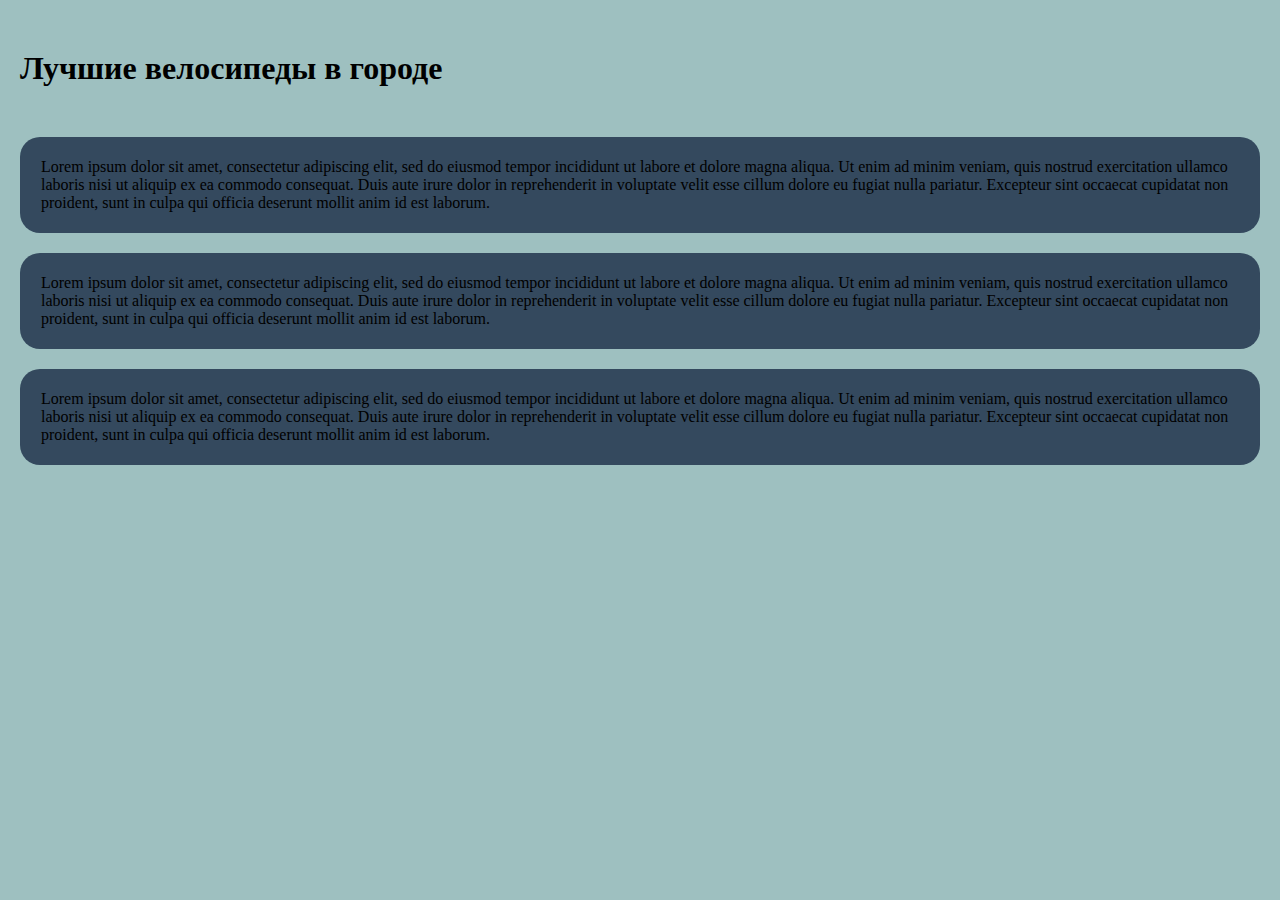
<file: tel-ran/FE/homework/index.html>
<!DOCTYPE html>
<html lang="en">
<head>
    <meta charset="UTF-8">
    <meta http-equiv="X-UA-Compatible" content="IE=edge">
    <meta name="viewport" content="width=device-width, initial-scale=1.0">
    <title>Document</title>
    <link rel="stylesheet" href="./style.css">
</head>
<body>
    <h1>Лучшие велосипеды в городе</h1>
        <div class="cont cont-1">
                Lorem ipsum dolor sit amet, consectetur adipiscing elit, sed do eiusmod tempor incididunt ut labore et dolore magna
                aliqua. Ut enim ad minim veniam, quis nostrud exercitation ullamco laboris nisi ut aliquip ex ea commodo consequat.
                Duis aute irure dolor in reprehenderit in voluptate velit esse cillum dolore eu fugiat nulla pariatur. Excepteur
                sint occaecat cupidatat non proident, sunt in culpa qui officia deserunt mollit anim id est laborum.
        </div>
                <div class="cont cont-2">
                Lorem ipsum dolor sit amet, consectetur adipiscing elit, sed do eiusmod tempor incididunt ut labore et dolore
                magna aliqua. Ut enim ad minim veniam, quis nostrud exercitation ullamco laboris nisi ut aliquip ex ea commodo
                consequat. Duis aute irure dolor in reprehenderit in voluptate velit esse cillum dolore eu fugiat nulla
                pariatur. Excepteur sint occaecat cupidatat non proident, sunt in culpa qui officia deserunt mollit anim id est
                laborum.
        </div>
        <div class="cont cont-3">
                Lorem ipsum dolor sit amet, consectetur adipiscing elit, sed do eiusmod tempor incididunt ut labore et dolore
                magna aliqua. Ut enim ad minim veniam, quis nostrud exercitation ullamco laboris nisi ut aliquip ex ea commodo
                consequat. Duis aute irure dolor in reprehenderit in voluptate velit esse cillum dolore eu fugiat nulla
                pariatur. Excepteur sint occaecat cupidatat non proident, sunt in culpa qui officia deserunt mollit anim id est
                laborum.
        </div>
</body>
</html>
</file>
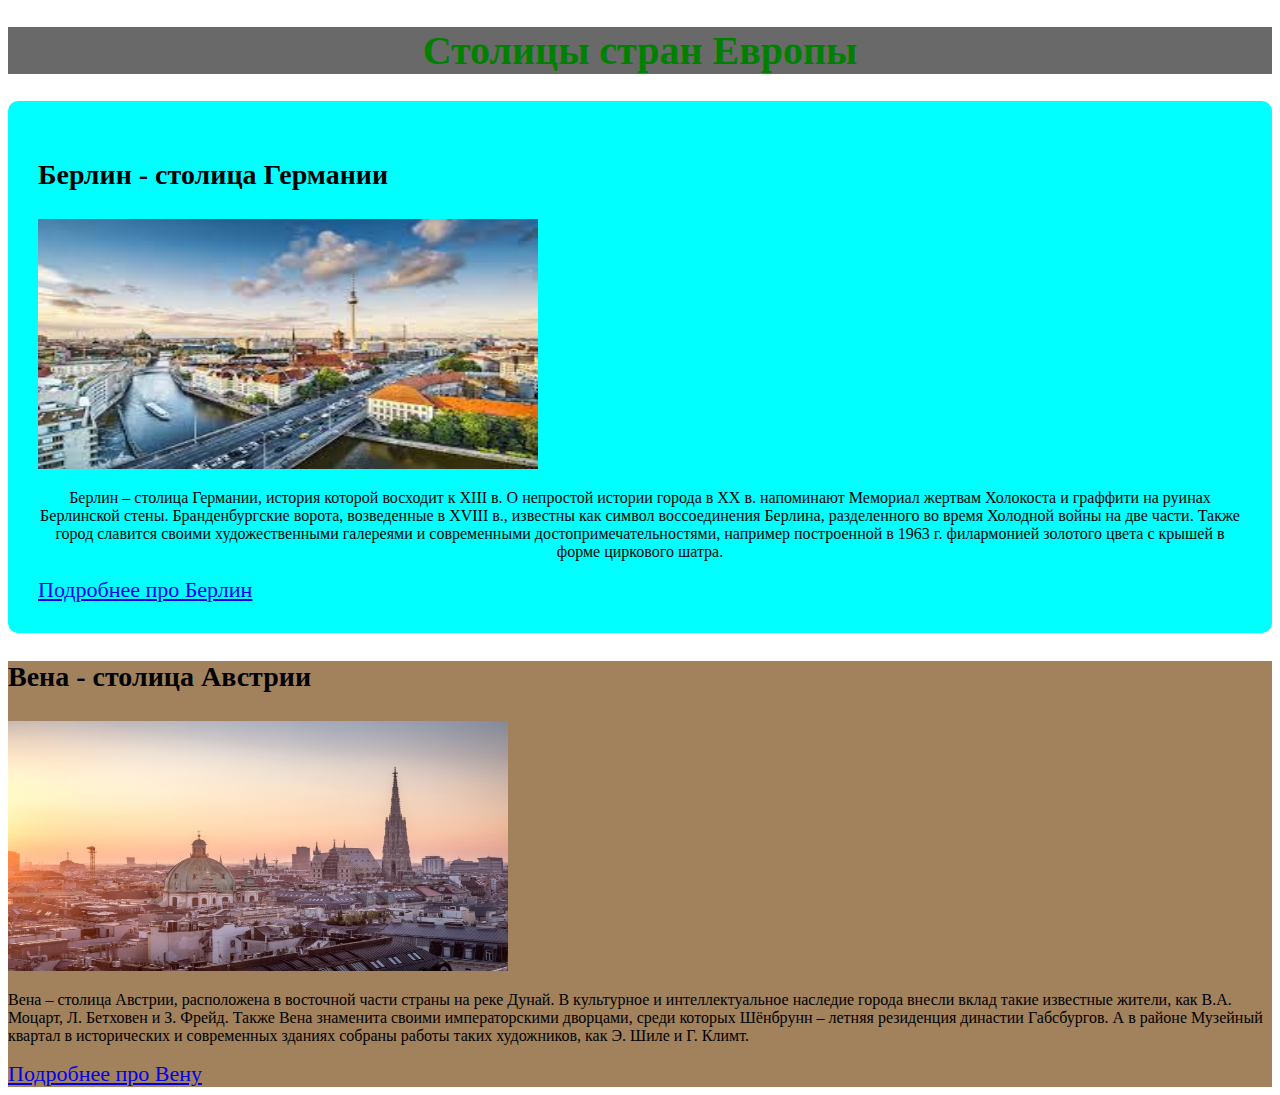
<file: tel-ran/FE/project1 03.04.2023/index.html>
<!DOCTYPE html>
<html lang="en">

<head>
    <meta charset="UTF-8">
    <meta http-equiv="X-UA-Compatible" content="IE=edge">
    <meta name="viewport" content="width=device-width, initial-scale=1.0">
    <title>Blank</title>
    <link rel="stylesheet" href="./style.css">
</head>

<body>
    <h1> Столицы стран Европы </h1>
    <div class="post-1">
        <h3> Берлин - столица Германии </h3>
        <img src="./berlin.jpg" alt="">
        <p>
            Берлин – столица Германии, история которой восходит к XIII в. О непростой истории города в XX в. напоминают
            Мемориал
            жертвам Холокоста и граффити на руинах Берлинской стены. Бранденбургские ворота, возведенные в XVIII в.,
            известны
            как символ воссоединения Берлина, разделенного во время Холодной войны на две части. Также город славится
            своими
            художественными галереями и современными достопримечательностями, например построенной в 1963 г. филармонией
            золотого цвета с крышей в форме циркового шатра.
        </p>
        <a href="https://ru.wikipedia.org/wiki/%D0%91%D0%B5%D1%80%D0%BB%D0%B8%D0%BD" target="_blank">Подробнее про
            Берлин</a>
    </div>
    
    <div class="post-2">
        <h3>Вена - столица Австрии </h3>
        <img src="./wien (1).jpg" alt="">
        <p>
            Вена – столица Австрии, расположена в восточной части страны на реке Дунай. В культурное и интеллектуальное
            наследие
            города внесли вклад такие известные жители, как В.А. Моцарт, Л. Бетховен и З. Фрейд. Также Вена знаменита
            своими
            императорскими дворцами, среди которых Шёнбрунн – летняя резиденция династии Габсбургов. А в районе Музейный
            квартал в
            исторических и современных зданиях собраны работы таких художников, как Э. Шиле и Г. Климт.
        </p>
        <a href="https://ru.wikipedia.org/wiki/%D0%92%D0%B5%D0%BD%D0%B0" target="_blank">Подробнее про Вену</a>
    </div>
</body>

</html>

<!-- ДЗ -->
</file>
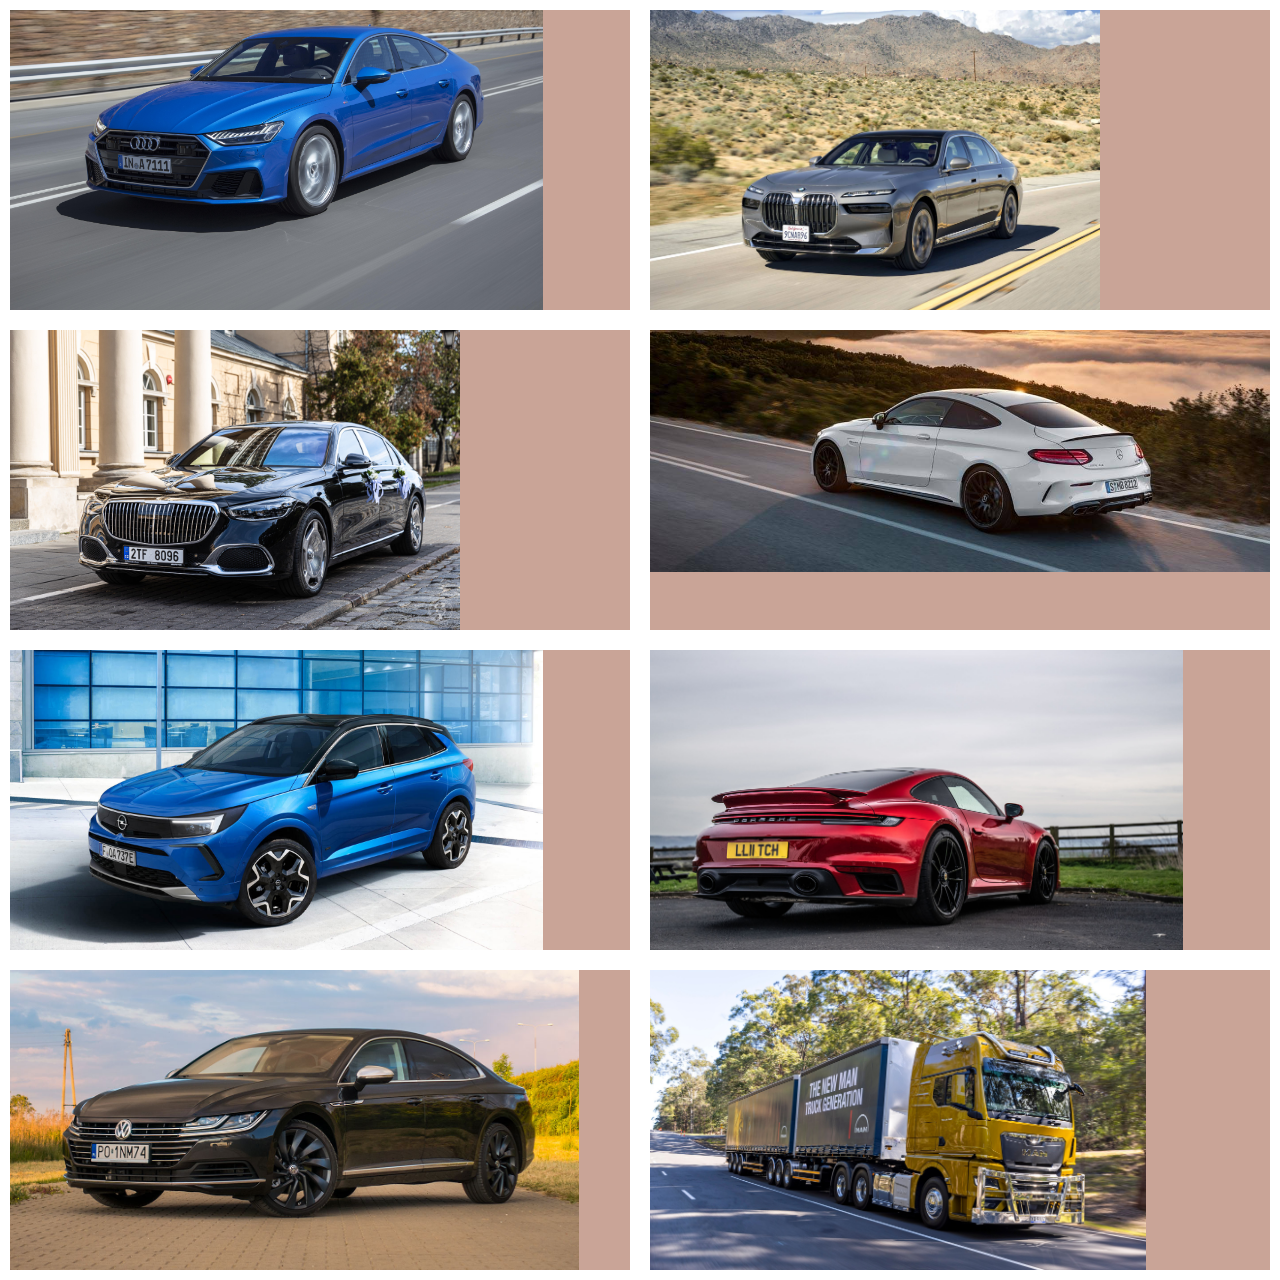
<file: tel-ran/FE/project2 04.04.23/index.html>
<!DOCTYPE html>
<html lang="en">
<head>
    <meta charset="UTF-8">
    <meta http-equiv="X-UA-Compatible" content="IE=edge">
    <meta name="viewport" content="width=device-width, initial-scale=1.0">
    <title>Document</title>
    <link rel="stylesheet" href="./style.css">
</head>
<body>
    <div class="container">
        <div class="item item-1"></div>
        <div class="item item-2"></div>
        <div class="item item-3"></div>
        <div class="item item-4"></div>
        <div class="item item-5"></div>
        <div class="item item-6"></div>
        <div class="item item-7"></div>
        <div class="item item-8"></div>
    </div>    
</body>
</html>
</file>
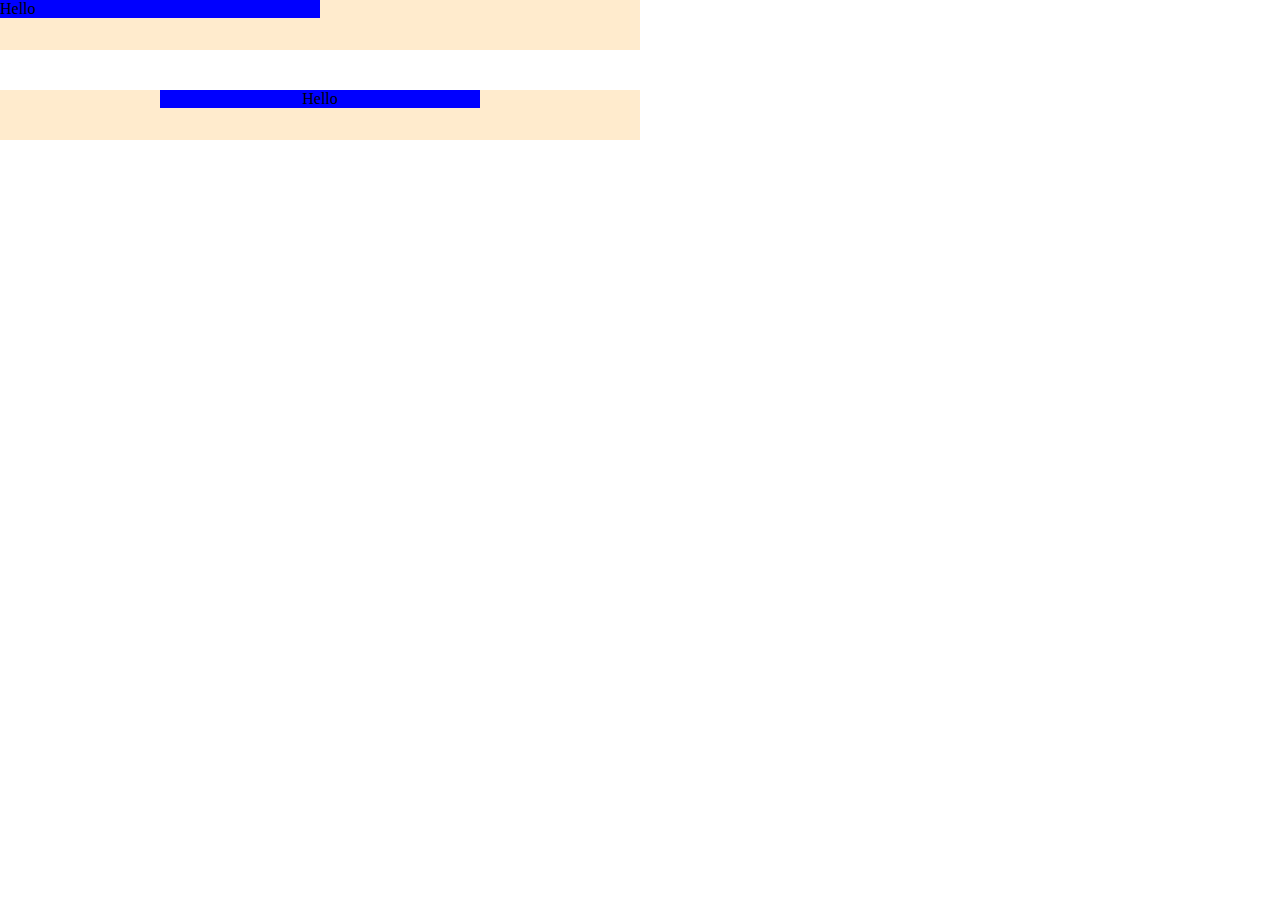
<file: tel-ran/FE/project3 04.04.23/index.html>
<!DOCTYPE html>
<html lang="en">
<head>
    <meta charset="UTF-8">
    <meta http-equiv="X-UA-Compatible" content="IE=edge">
    <meta name="viewport" content="width=device-width, initial-scale=1.0">
    <title>Document</title>
    <link rel="stylesheet" href="./style.css">
</head>
<body>
    <div class="item-1">
        <p>Hello</p>
    </div>
    <div class="item-2">
        <p>Hello</p>
    </div>
    
    
    
    
    
    
    
    
    
    
    
    
    <!-- <h1>Список из ежедневных дел</h1> -->
    <!-- <ul class="text-1">
        <li>8.00 - подъем</li>
        <li>9.30 - 12.30 - занятия</li>
        <li>12.30 - 13.00 - перерыв</li>
        <li>13.00 - 14.00 - домашнее задание</li>
        <li>14.30 - 17.00 - зал</li>
    </ul>

    <table>
        <thead>
            <tr>
                <th>Номер</td>
                <th>Страна производитель</td>
                <th>Бренд</td>
                <th>Цена</th>
            </tr>
        </thead>
        <tbody>
            <tr class="color">
                <td>1</td>
                <td>Германия</td>
                <td>Mercedes-Benz</td>
                <td>50000$</td>
            </tr>
            <tr>
                <td>2</td>
                <td>Япония</td>
                <td>Toyota</td>
                <td>35000$</td>
            </tr>
            <tr class="color">
                <td>3</td>
                <td>Япония</td>
                <td>Lexus</td>
                <td>17000$</td>
            </tr>
            <tr>
                <td>4</td>
                <td>Германия</td>
                <td>VW</td>
                <td>16000$</td>
            </tr>
        </tbody>
        <tfoot>
            <tr>
                <td colspan="3">Итого</td>
                <td>117000$</td>
            </tr>
        </tfoot>
    </table> -->
</body>
</html>

<!-- table - обертка табилцы
     th(table head) - заголовок таблицы
     tr(table row) - строка таблицы
     td(table-data) - ячейка таблицы
     <thead>(table-header) - шапка таблицы
     tfoot() - подвал
     colspan="3" - количество занятия ячеек одним тегом
-->

<!-- un(unordored list) - ненумерованный список исп когда создаем список элементов когда порядок не важен -->
<!-- li - один элемент в списке un -->
</file>
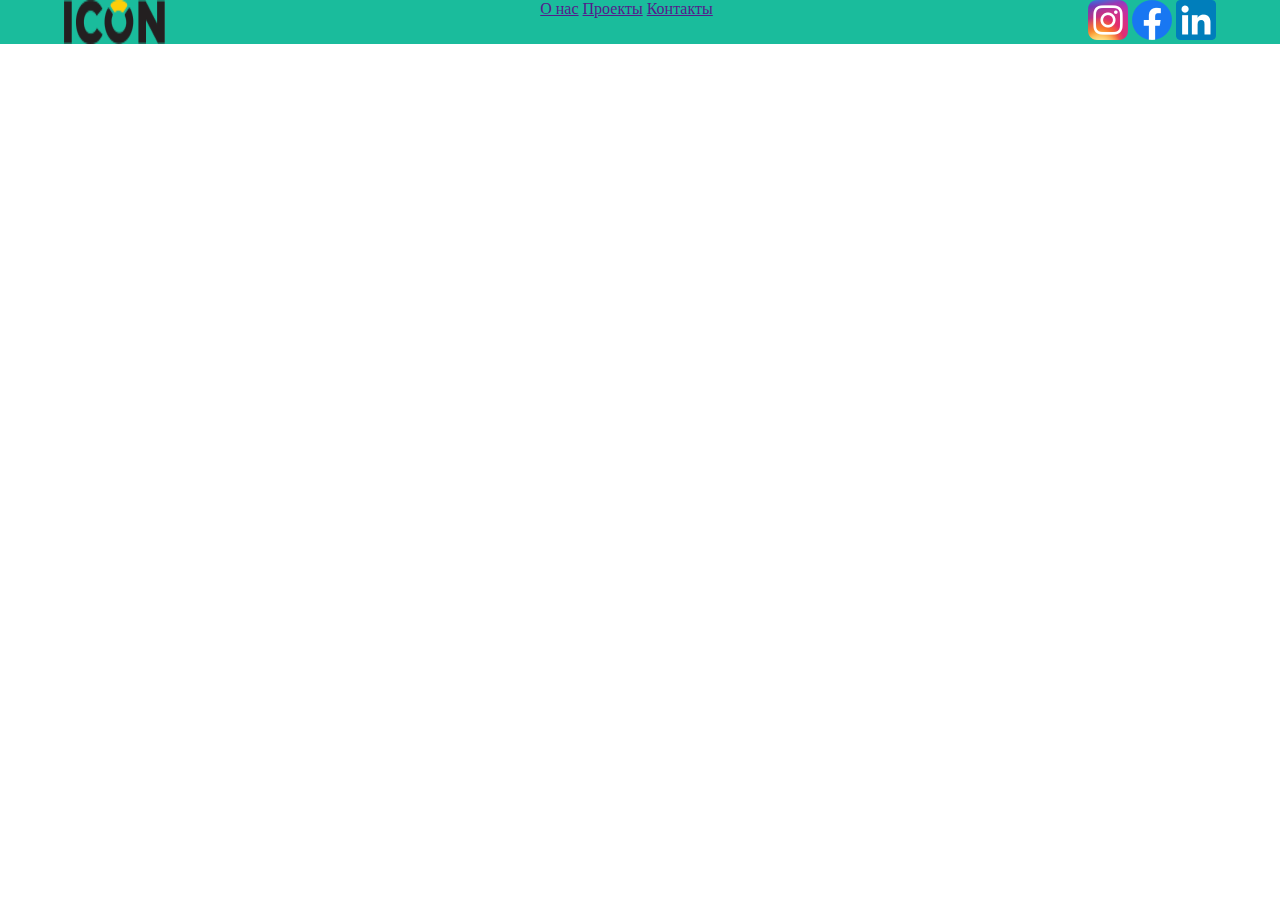
<file: tel-ran/FE/project4 11.04.23/index.html>
<!DOCTYPE html>
<html lang="en">
<head>
    <meta charset="UTF-8">
    <meta http-equiv="X-UA-Compatible" content="IE=edge">
    <meta name="viewport" content="width=device-width, initial-scale=1.0">
    <title>Document</title>
    <link rel="stylesheet" href="./style.css">
</head>
<body>
     <header>
        <div class="wrapper">
            <img src="logo/image 1.png" alt="" class="logo">
            <nav>
                <a href="" class="nav-link">О нас</a>
                <a href="" class="nav-link">Проекты</a>
                <a href="" class="nav-link">Контакты</a>
            </nav>
            <div class="social-icons">
                <img src="./logo/inst.png" alt="" class="social-icon">
                <img src="./logo/facebook.png" alt="" class="social-icon">
                <img src="./logo/linkedin.png" alt="" class="social-icon">
            </div>
        </div>
     </header>
</body>
</html>

<!-- 
    seo-optimization - оптимизация для поисковых систем

    Семантические теги - добавляют логику и смысл дял блоков
    tagname.className*N
    tagName - tag
    className
    N - количество создаваемых элементов
 -->
</file>
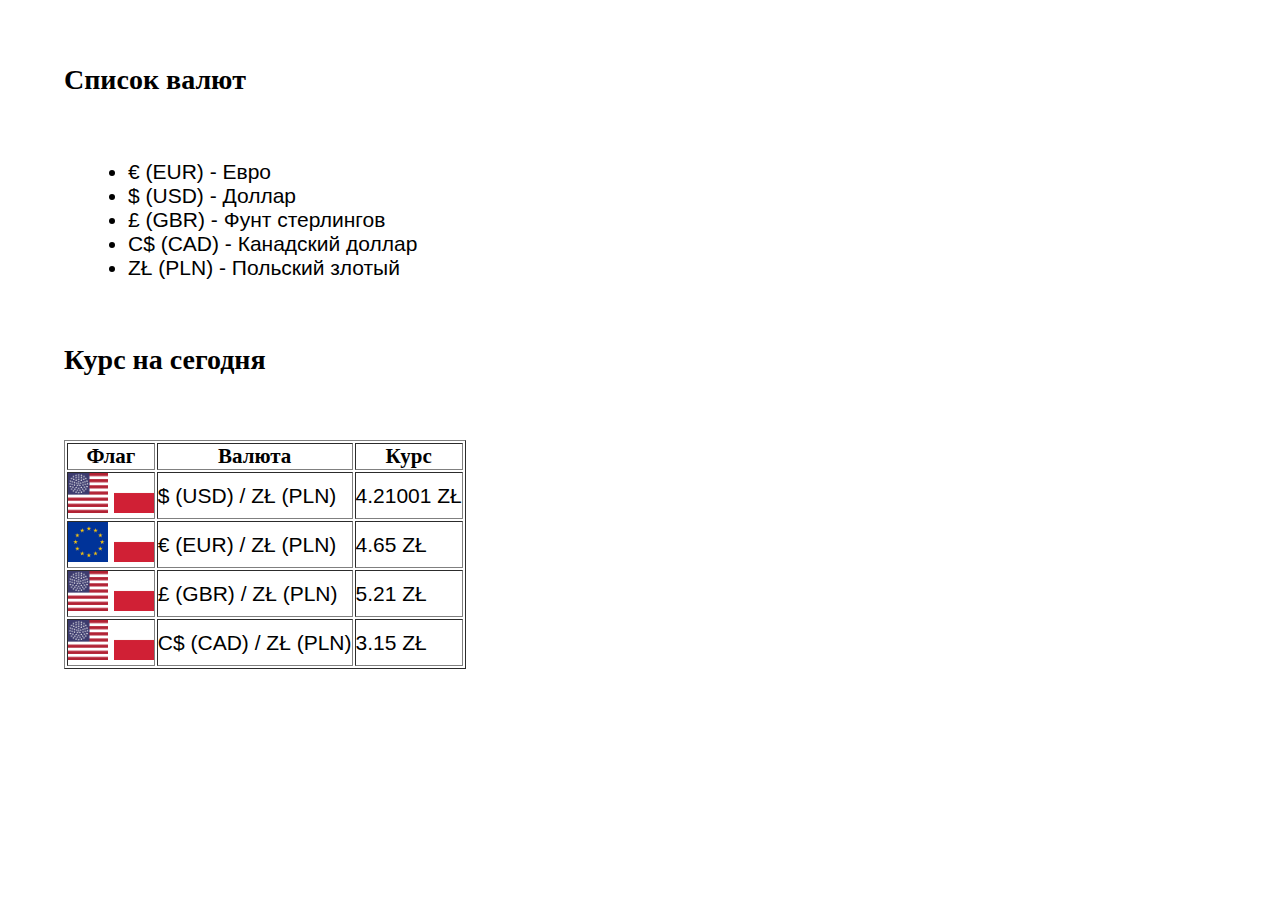
<file: tel-ran/FE/homework/homework-2(table)/index.html>
<!DOCTYPE html>
<html lang="en">

<head>
    <meta charset="UTF-8">
    <meta http-equiv="X-UA-Compatible" content="IE=edge">
    <meta name="viewport" content="width=device-width, initial-scale=1.0">
    <title>Document</title>
    <link rel="stylesheet" href="./style.css">
</head>

<body>
    <h3>Список валют</h3>
    <ul>
        <li>€ (EUR) - Евро</li>
        <li>$ (USD) - Доллар</li>
        <li>£ (GBR) - Фунт стерлингов</li>
        <li>C$ (CAD) - Канадский доллар</li>
        <li>ZŁ (PLN) - Польский злотый</li>
    </ul>
    <h3>Курс на сегодня</h3>
    <table border="1">
        <tr>
            <th>Флаг</th>
            <th>Валюта</th>
            <th>Курс</th>
        </tr>
        <tr>
            <td>
                <img src="./images/USA.png" alt="">
                <img src="./images/PL.png" alt="">
            </td>
            <td>$ (USD) / ZŁ (PLN)</td>
            <td>4.21001 ZŁ</td>
        </tr>
        <tr>
            <td>
                <img src="./images/EU.png" alt="">
                <img src="./images/PL.png" alt="">
            </td>
            <td>€ (EUR) / ZŁ (PLN)</td>
            <td>4.65 ZŁ</td>
        </tr>
        <tr>
            <td>
                <img src="./images/USA.png" alt="">
                <img src="./images/PL.png" alt="">
            </td>
            <td>£ (GBR) / ZŁ (PLN)</td>
            <td>5.21 ZŁ</td>
        </tr>
        <tr>
            <td>
                <img src="./images/USA.png" alt="">
                <img src="./images/PL.png" alt="">
            </td>
            <td>C$ (CAD) / ZŁ (PLN)</td>
            <td>3.15 ZŁ</td>
        </tr>
    </table>
</body>

</html>
</file>
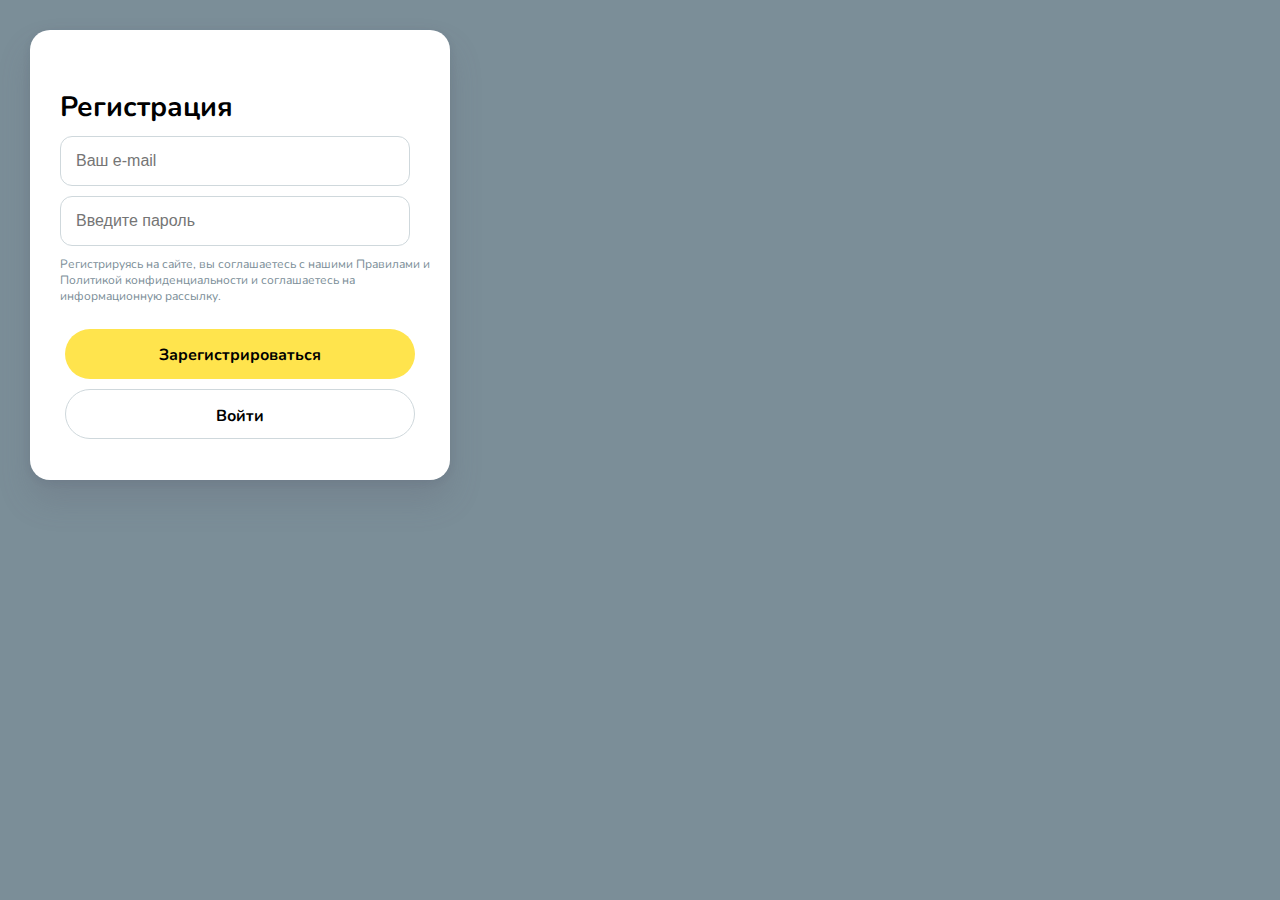
<file: tel-ran/FE/homework/homework-3(form)/index.html>
<!DOCTYPE html>
<html lang="en">
<head>
    <meta charset="UTF-8">
    <meta http-equiv="X-UA-Compatible" content="IE=edge">
    <meta name="viewport" content="width=device-width, initial-scale=1.0">
    <title>Document</title>
    <link rel="stylesheet" href="./style.css">
    <link rel="preconnect" href="https://fonts.googleapis.com">
    <link rel="preconnect" href="https://fonts.gstatic.com" crossorigin>
    <link href="https://fonts.googleapis.com/css2?family=Inter:wght@400;600&family=Nunito&display=swap" rel="stylesheet">
    <link rel="stylesheet" href="https://maxst.icons8.com/vue-static/landings/line-awesome/line-awesome/1.3.0/css/line-awesome.min.css">
</head>
<body>
    <section>
        <form>
            <div><button class="close"> <i class="las la-times"></i></button></div>
            <h1>Регистрация</h1>
            <input type="email" placeholder="Ваш e-mail" required>
            <input type="password" name="" id="" placeholder="Введите пароль">   
            <p>Регистрируясь на сайте, вы соглашаетесь с нашими Правилами и Политикой конфиденциальности и соглашаетесь на информационную рассылку.</p>       
            <button class="registration">Зарегистрироваться</button>
            <button class="entering">Войти</button>
        </form>
    </section>
</body>
</html>
</file>
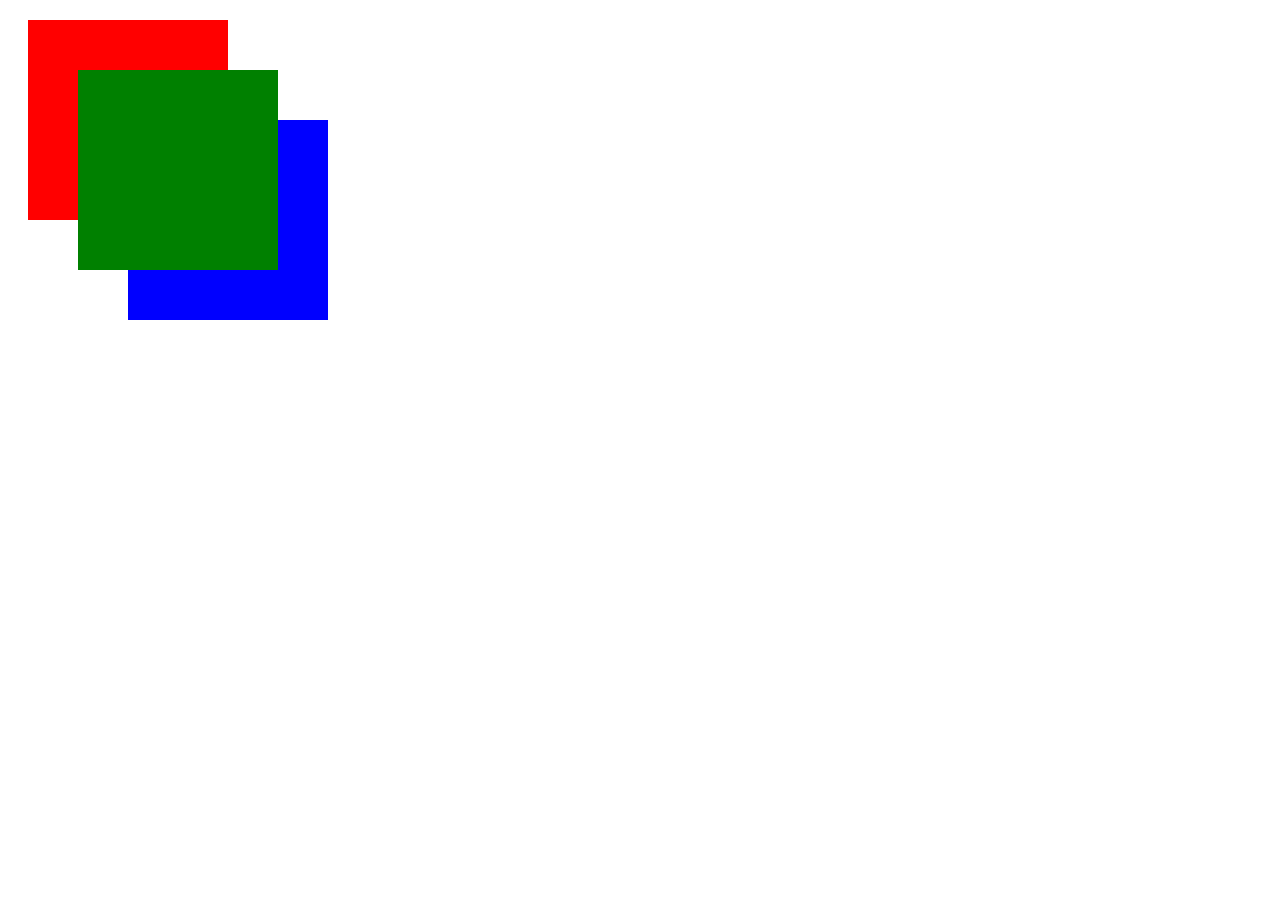
<file: tel-ran/FE/homework/homewotk-4(boxex)/index.html>
<!DOCTYPE html>
<html lang="en">
<head>
    <meta charset="UTF-8">
    <meta http-equiv="X-UA-Compatible" content="IE=edge">
    <meta name="viewport" content="width=device-width, initial-scale=1.0">
    <link rel="stylesheet" href="./style.css">
    <title>Document</title>
</head>
<body>
    <div class="container">
        <div class="box" style=></div>
        <div class="box secondBox" style=></div>
        <div class="box thirdBox" style=></div>
    </div>
</body>
</html>
</file>
<file: tel-ran/FE/homework/style.css>
*{
    margin: 0;
    padding: 0;
    box-sizing: border-box;
    background-color: rgb(158, 192, 192);
}

h1{
    margin: 50px 20px;
}
.cont{
    margin: 0px 20px 20px;
    border-radius: 20px;
    padding: 21px;
    background-color: #34495E ;
}
.cont-1{
    
}
</file>
<file: tel-ran/FE/project1 03.04.2023/style.css>
h1 {
    color: green;
    font-size: 40px;
    text-align: center;
    background-color: dimgrey;
}
.post-1{
    background-color: aqua;
    padding: 30px;
    border-radius: 10px;   
}
.post-2{
    background-color: rgb(161, 130, 93);
}
h3{
font-size: 28px;
}

img{
    width: 500px;
    height: 250px;
}
a{
    font-size: 22px;
}
.post-1 p{
    text-align: center;
}
</file>
<file: tel-ran/FE/project2 04.04.23/style.css>
* {
    margin: 0;  /*внешний отступ*/
    padding: 0; /*внутренний отступ*/
    box-sizing: border-box; /*задает статический размер блока*/
}
.container{
    display: flex;
    flex-wrap: wrap;
}
.item{
width: calc(50% - 20px); /*ширина*/
height: 300px; /*высота*/
background-color: rgb(201, 164, 151);
margin: 10px;
background-size: contain; /*устанавливает размер img в процентном соотнощении к блоку*/
background-repeat: no-repeat;
}
.item-1{
    background-image: url(./images/AUDI.jpg); /*вставить фото для фона блока*/
}
.item-2{
    background-image: url(./images/BMW.jpg); 
}
.item-3{
    background-image: url(./images/MAYBACH.jpg);
}
.item-4{
    background-image: url(./images/MERCEDES.jpg);
}
.item-5{
    background-image: url(./images/OPEL.jpg);
}
.item-6{
    background-image: url(./images/PORSHE.jpg); 
}
.item-7{
    background-image: url(./images/VKSN.jpg);
}
.item-8{
    background-image: url(./images/MAN.jpg); /*вставить фото для фона блока*/
}
/* 
display: flex по улмолчанию распологает все элементы в одну строку игнорирую ширину
flex-wrap: ширина элемента не игнорируется, правило размещения в одну строку игнорируется

*/
</file>
<file: tel-ran/FE/project3 04.04.23/style.css>
*{
    margin: 0;
    padding: 0;
    box-sizing: border-box;
}
.item-1{
    width: 50%;
    height: 50px;
    background-color: blanchedalmond;;
}
.item-2{
    width: 50%;
    height: 50px;
    background-color: blanchedalmond;;
    margin-top: 40px;
}
.item-2 p {
    margin: auto;
    text-align: center; /*центрирование текста в блоке*/

}
p{
    width: 50%;
    background-color: blue;
}










/* .text-1{
list-style-type:upper-alpha;
}
.text-1 li{
    font-size: 28px;
}
.text-1 li:nth-child(odd) {
    color:gold;
}
table, td, th {
    border-collapse: collapse;
    border: 1px solid black;
    
}
td{
    font-size: 24px;
}
th{
    font-size: 28px;
}
.color{
    background-color: yellow;
}
tbody tr:nth-child(odd){
background-color: aqua;
} */



/* border 1px solid black
 1px - толщина границы
 solid - тип границы
 black - цвет

*/
/* nth-child(n) - выбрать конкретный элемент в списке и изменить его */
/* ul - по умолчанию disc(по умолчанию маркер) 
1. dics - закрашенный кружок
2. circle - пустотелый кружок
3. decimal - цифры
4. square - квадрат
5. upper-roman - римские цифры
6. nome - без маркера
7. "" - внутри кавычек можем указать любой символ
*/
</file>
<file: tel-ran/FE/project4 11.04.23/style.css>
*{
    margin: 0;
    padding: 0;
    box-sizing: border-box;
}
header{
    background: #1ABC9C;
}
.wrapper{
    width: 90%;
    margin: auto;
    display: flex;
    justify-content: space-between;
}

/* 
    flex - технология для создания гибких блоков на странице
        используется для позиционирования элементов на страницею
    Элементы в одну строку можно расположить разными способами
*/
</file>
<file: tel-ran/FE/homework/homework-2(table)/style.css>
*{
    margin: 0;
    padding: 0;
    box-sizing: border-box;
}
h3{
    font-size: 28px;
    margin: 5%;
}
ul{
    font-family: sans-serif;
    margin-left: 10%;
    font-size: 21px;
}
table{
    margin-left: 5%;
    font-size: 21px;
}
img{
    width: 40px;
    height: 40px;    
}
td{
    font-family: sans-serif;
    font-size: 21px;
    
}
</file>
<file: tel-ran/FE/homework/homework-3(form)/style.css>
*{
    margin:0;
    padding: 0;
    box-sizing: border-box;
}
body{
    background-color: #7B8E98;
}
section{
    background-color: white;
    border-radius: 20px;
    width: 420px;
    height: 450px;
    margin: 30px;
    box-shadow: 0px 2px 8px rgba(40, 41, 61, 0.08), 0px 20px 32px rgba(96, 97, 112, 0.24);
}
h1{
    font-size: 28px; 
    margin: 40px 0 10px 30px;
    font-family: 'Nunito';
}
input{
    display: flex;
    margin: 10px 0 10px 30px;
    border: 1px solid #CFD8DC;
    border-radius: 12px;
    width: 350px;
    height: 50px;
    font-size: 16px;
    outline-color   :#FFE44D;
    text-align: left;
    padding: 15px 15px;
    caret-color: #FFE44D;
}
p{
    margin: 10px 0 25px 30px;
    font-size: 12px;
    color: #7B8E98;
    font-family: 'Nunito';
}
div{
    text-align: right;
    margin-right: 10px;
}
.close{
    background: none;
    border: none;
    cursor: pointer;
    border-radius: 8px;
    transition: 0.5s;
}
.registration{
    display: flex;
    justify-content: center;
    margin: 10px auto 10px;
    width: 350px;
    height: 50px;
    border-radius: 25px;
    padding: 15px;
    font-family: 'Nunito';
    font-weight: 700;
    font-size: 16px;
    background-color: #FFE44D;
    border: 0;
}
.entering{
    display: flex;
    justify-content: center;
    margin: 10px auto 10px;
    width: 350px;
    height: 50px;
    border-radius: 25px;
    padding: 15px;
    font-family: 'Nunito';
    font-weight: 700;
    font-size: 16px;
    background-color: white;
    border: 1px solid #CFD8DC;
}
</file>
<file: tel-ran/FE/homework/homewotk-4(boxex)/style.css>
.container{
        width: 200px;
        height: 200px;
        position: relative;
        margin: 20px;
    }
    .box{
        background: red;
        width: 100%;
        height: 100%;            
        position: absolute;
        top: 0;
        left: 0;
        opacity: 1;
    }
    .secondBox{
        background: green;
        z-index: 1;
        margin: 50px;
    }
    .secondBox:hover{
        transform: scale(1.5) rotate(45deg);
        transition: 2s; 
    }
    .thirdBox{
        background: blue;
        margin: 50px;
        top: 50PX;
        left: 50PX;
    }
</file>
